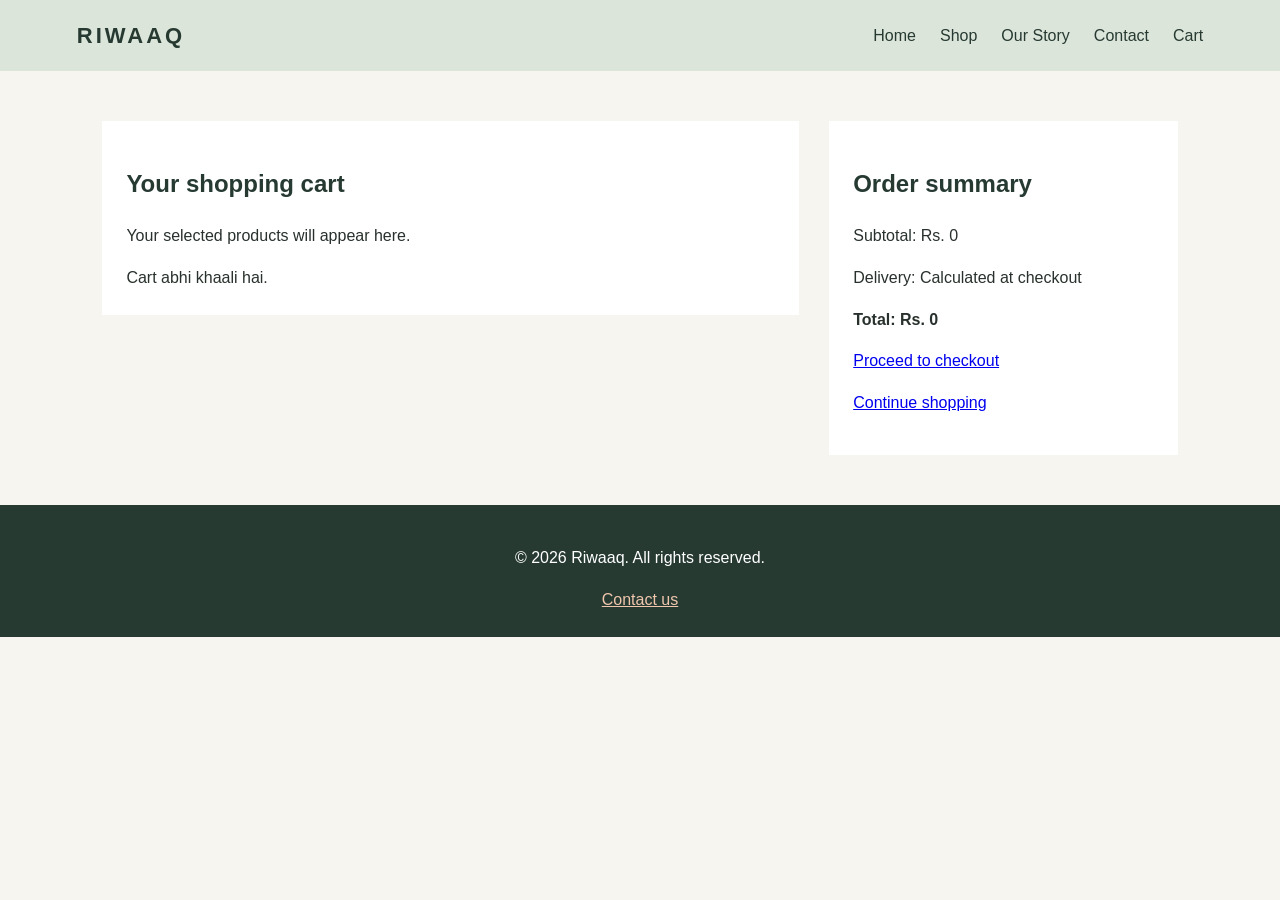
<file: cart.html>
<!DOCTYPE html>
<html lang="en">
<head>
  <meta charset="UTF-8">
  <meta name="viewport" content="width=device-width, initial-scale=1.0">
  <title>Your Cart — Riwaaq</title>
  <link rel="stylesheet" href="style.css">
</head>
<body>

  <header>
    <nav>
      <a href="index.html">RIWAAQ</a>

      <ul>
        <li><a href="index.html">Home</a></li>
        <li><a href="index.html#shop">Shop</a></li>
        <li><a href="index.html#story">Our Story</a></li>
        <li><a href="contact.html">Contact</a></li>
        <li><a href="cart.html">Cart</a></li>
      </ul>
    </nav>
  </header>

  <main class="cart-page">
    <section>
      <h1>Your shopping cart</h1>
      <p>Your selected products will appear here.</p>

      <div id="cart-items">
        <p>Your cart is empty.</p>
      </div>
    </section>

    <section>
      <h2>Order summary</h2>
      <p>Subtotal: <span id="cart-subtotal">Rs. 0</span></p>
      <p>Delivery: Calculated at checkout</p>
      <p><strong>Total: <span id="cart-total">Rs. 0</span></strong></p>

      <a class="checkout-link" href="checkout.html">Proceed to checkout</a>
      <p><a href="index.html#shop">Continue shopping</a></p>
    </section>
  </main>

  <footer>
    <p>© 2026 Riwaaq. All rights reserved.</p>
    <a href="contact.html">Contact us</a>
  </footer>
<script src="script.js"></script>
</body>
</html>
</file>
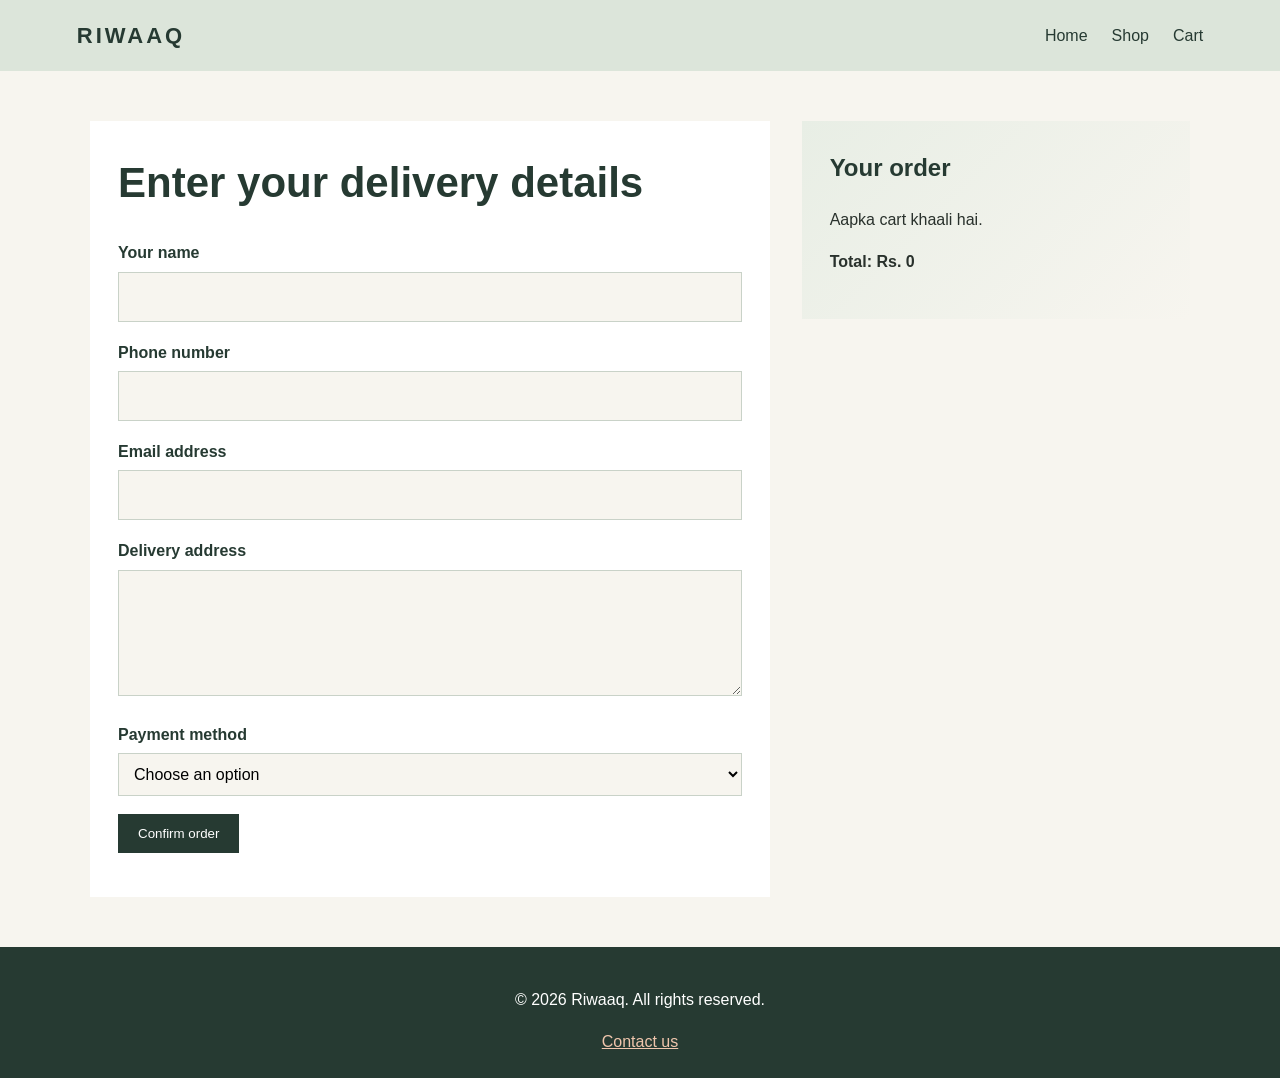
<file: checkout.html>
<!DOCTYPE html>
<html lang="en">
<head>
  <meta charset="UTF-8">
  <meta name="viewport" content="width=device-width, initial-scale=1.0">
  <link rel="stylesheet" href="style.css">
  <title>Checkout — Riwaaq</title>
</head>
<body>

  <header>
    <nav>
      <a href="index.html">RIWAAQ</a>
      <ul>
        <li><a href="index.html">Home</a></li>
        <li><a href="index.html#shop">Shop</a></li>
        <li><a href="cart.html">Cart</a></li>
      </ul>
    </nav>
  </header>

  <main class="checkout-page">
    <section>
      <h1>Enter your delivery details</h1>

      <form id="checkout-form">
        <div>
          <label for="customer-name">Your name</label>
          <input type="text" id="customer-name" name="name" required>
        </div>

        <div>
          <label for="customer-phone">Phone number</label>
          <input type="tel" id="customer-phone" name="phone" required>
        </div>

        <div>
          <label for="customer-email">Email address</label>
          <input type="email" id="customer-email" name="email" required>
        </div>

        <div>
          <label for="delivery-address">Delivery address</label>
          <textarea id="delivery-address" name="address" rows="4" required></textarea>
        </div>

        <div>
          <label for="payment-method">Payment method</label>
          <select id="payment-method" name="payment" required>
            <option value="">Choose an option</option>
            <option value="cash">Cash on delivery</option>
          </select>
        </div>

        <button type="submit">Confirm order</button>
      </form>
      <p id="order-message" role="status"></p>
    </section>

    <section>
      <h2>Your order</h2>
      <div id="checkout-items">
        <p>Your order details will appear here.</p>
      </div>
      <p><strong>Total: <span id="checkout-total">Rs. 0</span></strong></p>
    </section>
  </main>

  <footer>
    <p>© 2026 Riwaaq. All rights reserved.</p>
    <a href="contact.html">Contact us</a>
  </footer>

  <script src="script.js"></script>
</body>
</html>
</file>
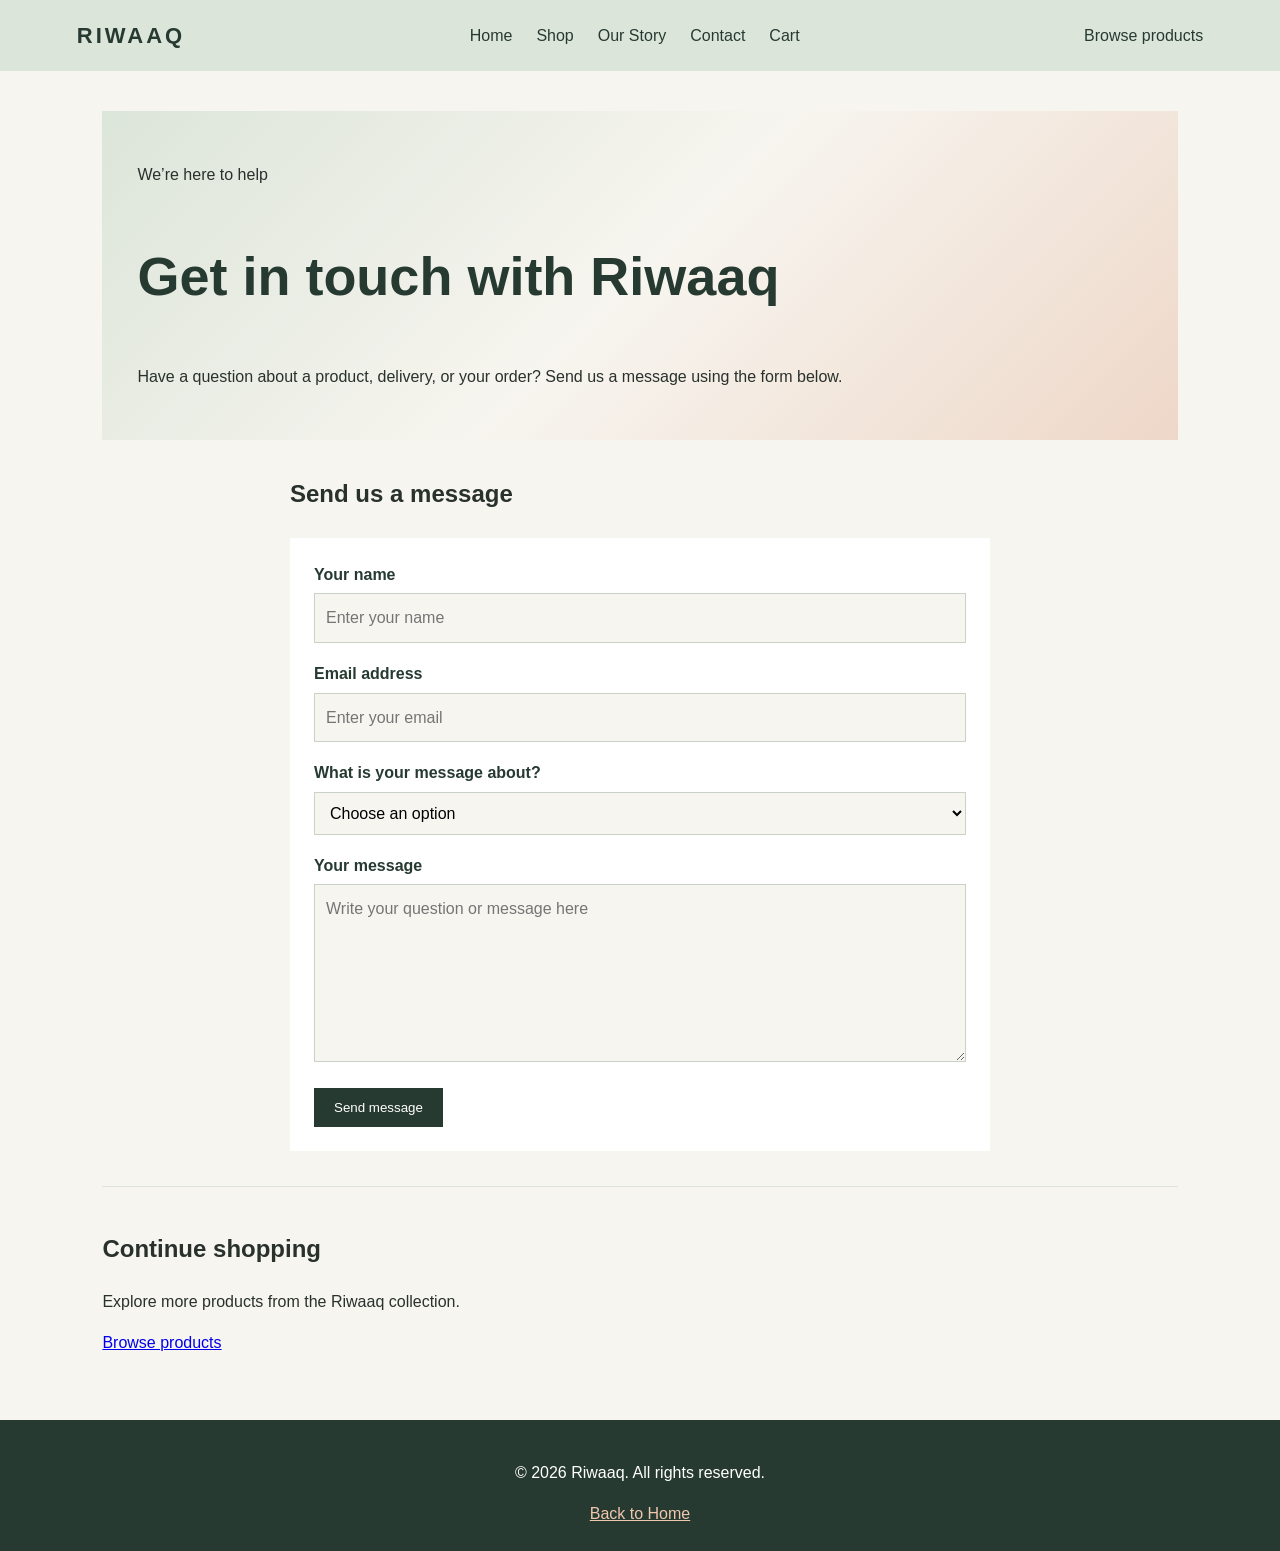
<file: contact.html>
<!DOCTYPE html>
<html lang="en">
<head>
  <meta charset="UTF-8">
  <meta name="viewport" content="width=device-width, initial-scale=1.0">
  <title>Contact — Riwaaq</title>
  <link rel="stylesheet" href="style.css">
</head>
<body>

  <header>
    <nav>
      <a href="index.html">RIWAAQ</a>

      <ul>
        <li><a href="index.html">Home</a></li>
        <li><a href="index.html#shop">Shop</a></li>
        <li><a href="index.html#story">Our Story</a></li>
        <li><a href="contact.html">Contact</a></li>
        <li><a href="cart.html">Cart</a></li>
      </ul>

      <a href="index.html#shop">Browse products</a>
    </nav>
  </header>

  <main class="contact-page">
    <section>
      <p>We’re here to help</p>
      <h1>Get in touch with Riwaaq</h1>
      <p>
        Have a question about a product, delivery, or your order?
        Send us a message using the form below.
      </p>
    </section>

    <section>
      <h2>Send us a message</h2>

      <form>
        <div>
          <label for="name">Your name</label>
          <input type="text" id="name" name="name" placeholder="Enter your name" required>
        </div>

        <div>
          <label for="email">Email address</label>
          <input type="email" id="email" name="email" placeholder="Enter your email" required>
        </div>

        <div>
          <label for="topic">What is your message about?</label>
          <select id="topic" name="topic" required>
            <option value="">Choose an option</option>
            <option value="product">A product</option>
            <option value="order">My order</option>
            <option value="delivery">Delivery</option>
            <option value="other">Another question</option>
          </select>
        </div>

        <div>
          <label for="message">Your message</label>
          <textarea id="message" name="message" rows="6" placeholder="Write your question or message here" required></textarea>
        </div>

        <button type="submit">Send message</button>
      </form>
    </section>

    <section>
      <h2>Continue shopping</h2>
      <p>Explore more products from the Riwaaq collection.</p>
      <a href="index.html#shop">Browse products</a>
    </section>
  </main>

  <footer>
    <p>© 2026 Riwaaq. All rights reserved.</p>
    <a href="index.html">Back to Home</a>
  </footer>
<script src="script.js"></script>
</body>
</html>
</file>
<file: style.css>
:root {
  --dark-green: #263a32;
  --sage: #dce5da;
  --cream: #f7f5ef;
  --terracotta: #c98262;
  --text-color: #29312c;
}

* {
  box-sizing: border-box;
}

body {
  margin: 0;
  background-color: var(--cream);
  color: var(--text-color);
  font-family: Arial, sans-serif;
  line-height: 1.6;
}

img {
  max-width: 100%;
}

header {
  background-color: var(--sage);
}

header > p {
  margin: 0;
  padding: 8px;
  background-color: var(--dark-green);
  color: white;
  text-align: center;
  font-size: 14px;
}

header nav {
  display: flex;
  align-items: center;
  justify-content: space-between;
  padding: 18px 6%;
}

header nav ul {
  display: flex;
  gap: 24px;
  margin: 0;
  padding: 0;
  list-style: none;
}

header a {
  color: var(--dark-green);
  text-decoration: none;
}

header nav > a:first-child {
  font-size: 22px;
  font-weight: bold;
  letter-spacing: 3px;
}

header nav a:hover {
  color: var(--terracotta);
}

#home {
  min-height: 420px;
  padding: 80px 8%;
  background: linear-gradient(135deg,#dce5da 0%,#f7f5ef 55%,#eed7c8 100%);
}

#home p {
  max-width: 520px;
}

#home h1 {
  max-width: 650px;
  margin: 12px 0;
  color: var(--dark-green);
  font-size: clamp(40px, 7vw, 76px);
  line-height: 1.1;
}

#home a {
  display: inline-block;
  margin-top: 12px;
  padding: 12px 20px;
  background-color: var(--dark-green);
  color: white;
  text-decoration: none;
}

#home a:hover {
  background-color: var(--terracotta);
}

#shop {
  padding: 60px 6%;
}

.shop-search {
  display: flex;
  align-items: center;
  gap: 12px;
  max-width: 440px;
  margin: 20px 0 28px;
}

.shop-search label {
  color: var(--dark-green);
  font-size: 14px;
  white-space: nowrap;
}

.shop-search input {
  flex: 1;
  min-width: 0;
  padding: 12px 16px;
  border: 1px solid #c9d2c8;
  border-radius: 24px;
  background-color: white;
  font: inherit;
}

.product-grid {
  display: grid;
  grid-template-columns: repeat(auto-fill, minmax(230px, 1fr));
  gap: 22px;
  width: 100%;
  max-width: 1200px;
  margin: 0 auto;
}

.product-grid article {
  min-width: 0;
  padding: 0;
  overflow: hidden;
  border-radius: 12px;
  background-color: white;
  box-shadow: 0 5px 18px #263a3212;
  transition: transform 0.25s ease, box-shadow 0.25s ease;
}

.product-grid article:hover {
  transform: translateY(-4px);
  box-shadow: 0 12px 24px #263a3220;
}

.product-grid article > a {
  display: block;
  overflow: hidden;
}

.product-grid img {
  display: block;
  width: 100%;
  height: 220px;
  object-fit: cover;
  transition: transform 0.4s ease;
}

.product-grid article:hover img {
  transform: scale(1.04);
}

.product-grid h3,
.product-grid p {
  margin-right: 16px;
  margin-left: 16px;
}

.product-grid h3 {
  margin-top: 16px;
  margin-bottom: 5px;
  color: var(--dark-green);
  font-size: 17px;
}

.product-grid p {
  color: #667168;
}

.product-grid button {
  margin: 4px 16px 16px;
  padding: 11px 16px;
  border: 0;
  border-radius: 4px;
  background-color: var(--dark-green);
  color: white;
  cursor: pointer;
}

.product-grid button:hover {
  background-color: var(--terracotta);
}

@media (max-width: 520px) {
  .product-grid {
    grid-template-columns: 1fr;
  }

  .shop-search {
    align-items: stretch;
    flex-direction: column;
  }
}

#story {
  padding: 60px 8%;
  background: linear-gradient(135deg, #e8eee5, #f7f5ef);
}

#story h2 {
  color: var(--dark-green);
  font-size: 36px;
}

#story h3 {
  margin-top: 28px;
  color: var(--terracotta);
}

#story p,
#story li {
  max-width: 700px;
  color: #505a53;
}

#story ul {
  padding-left: 22px;
}

#story li {
  margin-bottom: 8px;
}

form {
  max-width: 600px;
  margin: 24px 0;
  padding: 24px;
  background-color: white;
}

form div {
  margin-bottom: 18px;
}

form label {
  display: block;
  margin-bottom: 6px;
  color: var(--dark-green);
  font-weight: bold;
}

form input,
form select,
form textarea {
  width: 100%;
  padding: 11px;
  border: 1px solid #c9d2c8;
  background-color: var(--cream);
  font: inherit;
}

form textarea {
  resize: vertical;
}

form input:focus,
form select:focus,
form textarea:focus {
  outline: 2px solid var(--sage);
  border-color: var(--dark-green);
}

form button {
  padding: 12px 20px;
  border: 0;
  background-color: var(--dark-green);
  color: white;
  cursor: pointer;
}

form button:hover {
  background-color: var(--terracotta);
}

.product-detail {
  display: grid;
  grid-template-columns: 1fr 1fr;
  align-items: center;
  gap: 40px;
  padding: 50px 8%;
}

.product-detail img {
  width: 100%;
  height: 480px;
  object-fit: cover;
}

.product-detail h1 {
  color: var(--dark-green);
  font-size: 38px;
  line-height: 1.2;
}

.product-detail button {
  padding: 12px 20px;
  border: 0;
  background-color: var(--dark-green);
  color: white;
  cursor: pointer;
}

.product-detail button:hover {
  background-color: var(--terracotta);
}

@media (max-width: 650px) {
  .product-detail {
    grid-template-columns: 1fr;
    gap: 20px;
  }

  .product-detail img {
    height: 350px;
  }
}

.product-specs,
.delivery-info,
.related-products {
  margin: 24px 8%;
  padding: 24px 30px;
  background-color: white;
}

.product-specs h2,
.delivery-info h2,
.related-products h2 {
  color: var(--dark-green);
}

.product-specs ul {
  padding-left: 22px;
}

.product-specs li {
  margin-bottom: 8px;
  color: #505a53;
}

.delivery-info p {
  max-width: 700px;
  color: #505a53;
}

.delivery-info a,
.related-products a {
  display: inline-block;
  margin-top: 10px;
  color: var(--dark-green);
  text-decoration: underline;
  text-underline-offset: 4px;
}

.delivery-info a:hover,
.related-products a:hover {
  color: var(--terracotta);
}

@media (max-width: 600px) {
  .product-specs,
  .delivery-info,
  .related-products {
    margin: 18px 6%;
    padding: 20px;
  }
}

.cart-page {
  display: grid;
  grid-template-columns: 2fr 1fr;
  align-items: start;
  gap: 30px;
  padding: 50px 8%;
}

.cart-page section {
  padding: 24px;
  background-color: white;
}

.cart-page article {
  display: flex;
  align-items: center;
  gap: 20px;
  padding: 16px 0;
  border-top: 1px solid #dce5da;
}

.cart-page article img {
  width: 150px;
  height: 150px;
  object-fit: cover;
}

.cart-page h1,
.cart-page h2 {
  color: var(--dark-green);
}

.cart-page input {
  width: 70px;
  padding: 8px;
}

.cart-page button {
  padding: 10px 16px;
  border: 0;
  background-color: var(--dark-green);
  color: white;
  cursor: pointer;
}

.cart-page button:hover {
  background-color: var(--terracotta);
}

@media (max-width: 650px) {
  .cart-page {
    grid-template-columns: 1fr;
    padding: 30px 6%;
  }

  .cart-page article img {
    width: 110px;
    height: 110px;
  }
}

.contact-page {
  padding: 40px 8%;
}

.contact-page section:first-child {
  padding: 35px;
  background: linear-gradient(135deg, #dce5da, #f7f5ef, #eed7c8);
}

.contact-page section:first-child h1 {
  color: var(--dark-green);
  font-size: clamp(34px, 5vw, 54px);
}

.contact-page section:nth-child(2) {
  max-width: 700px;
  margin: 35px auto;
}

.contact-page section:nth-child(2) form {
  max-width: 100%;
}

.contact-page section:last-child {
  padding: 24px 0;
  border-top: 1px solid #dce5da;
}

@media (max-width: 600px) {
  .contact-page {
    padding: 24px 6%;
  }

  .contact-page section:first-child {
    padding: 24px;
  }
}

footer {
  padding: 24px 6%;
  background-color: var(--dark-green);
  color: white;
  text-align: center;
}

footer a {
  color: #f0c6ad;
}

@media (max-width: 600px) {
  header nav {
    flex-wrap: wrap;
    gap: 14px;
  }

  header nav ul {
    order: 3;
    width: 100%;
    flex-wrap: wrap;
    gap: 12px;
  }
}

#contact {
  padding: 55px 8%;
  background: linear-gradient(135deg, #dce5da, #f7f5ef, #eed7c8);
  text-align: center;
}

#contact h2 {
  color: var(--dark-green);
  font-size: 34px;
}

#contact > p {
  color: #505a53;
}

#contact form {
  display: grid;
  gap: 12px;
  max-width: 480px;
  margin: 24px auto 0;
  padding: 24px;
  background-color: white;
  text-align: left;
}

#contact form input {
  width: 100%;
}

#contact form button {
  justify-self: start;
}

.checkout-page {
  display: grid;
  grid-template-columns: minmax(0, 1.4fr) minmax(280px, 0.8fr);
  align-items: start;
  gap: 32px;
  width: min(1100px, 90%);
  margin: 50px auto;
}

.checkout-page section {
  min-width: 0;
  padding: 28px;
  background-color: white;
}

.checkout-page h1,
.checkout-page h2 {
  margin-top: 0;
  color: var(--dark-green);
}

.checkout-page h1 {
  margin-bottom: 24px;
  font-size: clamp(30px, 4vw, 42px);
}

.checkout-page form {
  max-width: none;
  margin: 0;
  padding: 0;
  background: transparent;
}

.checkout-page section:nth-child(2) {
  background: linear-gradient(135deg, #e8eee5, #f7f5ef);
}

@media (max-width: 750px) {
  .checkout-page {
    grid-template-columns: 1fr;
    width: 90%;
    margin: 28px auto;
  }

  .checkout-page section {
    padding: 22px;
  }
}
</file>
